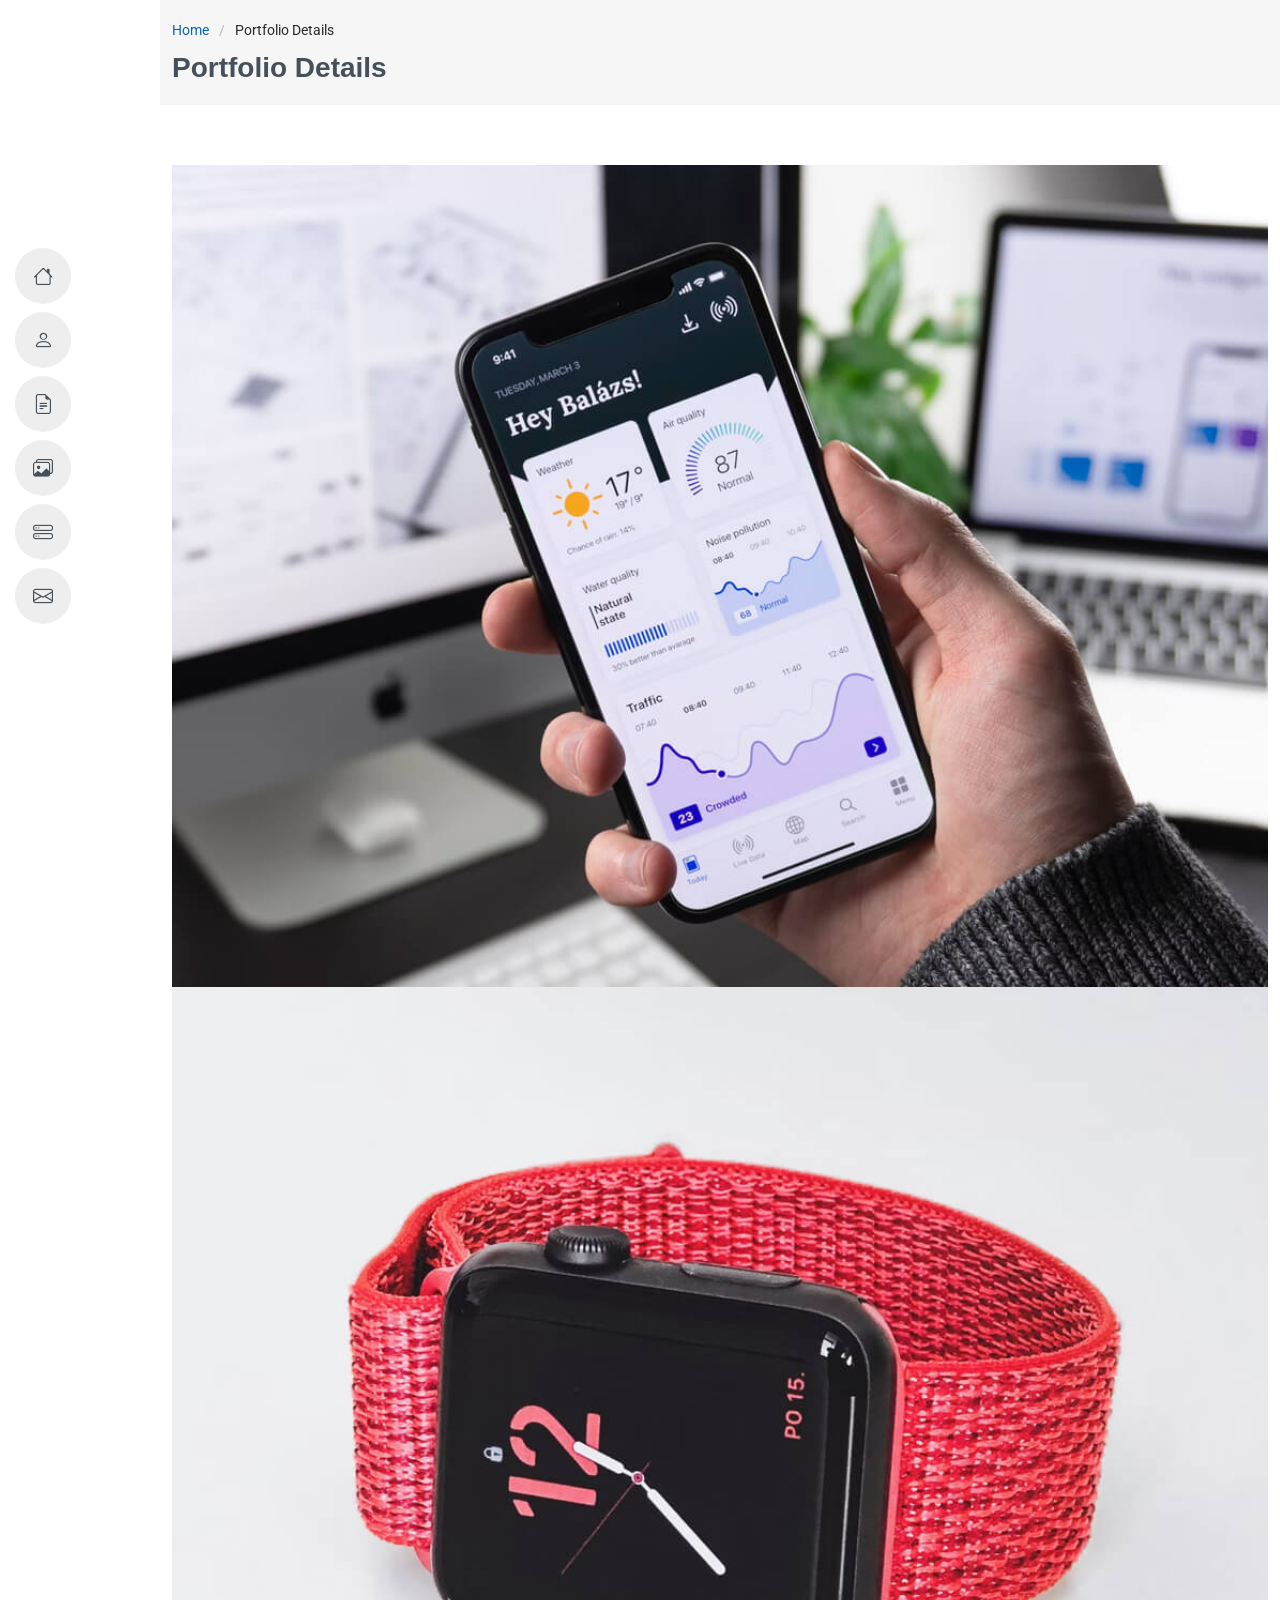
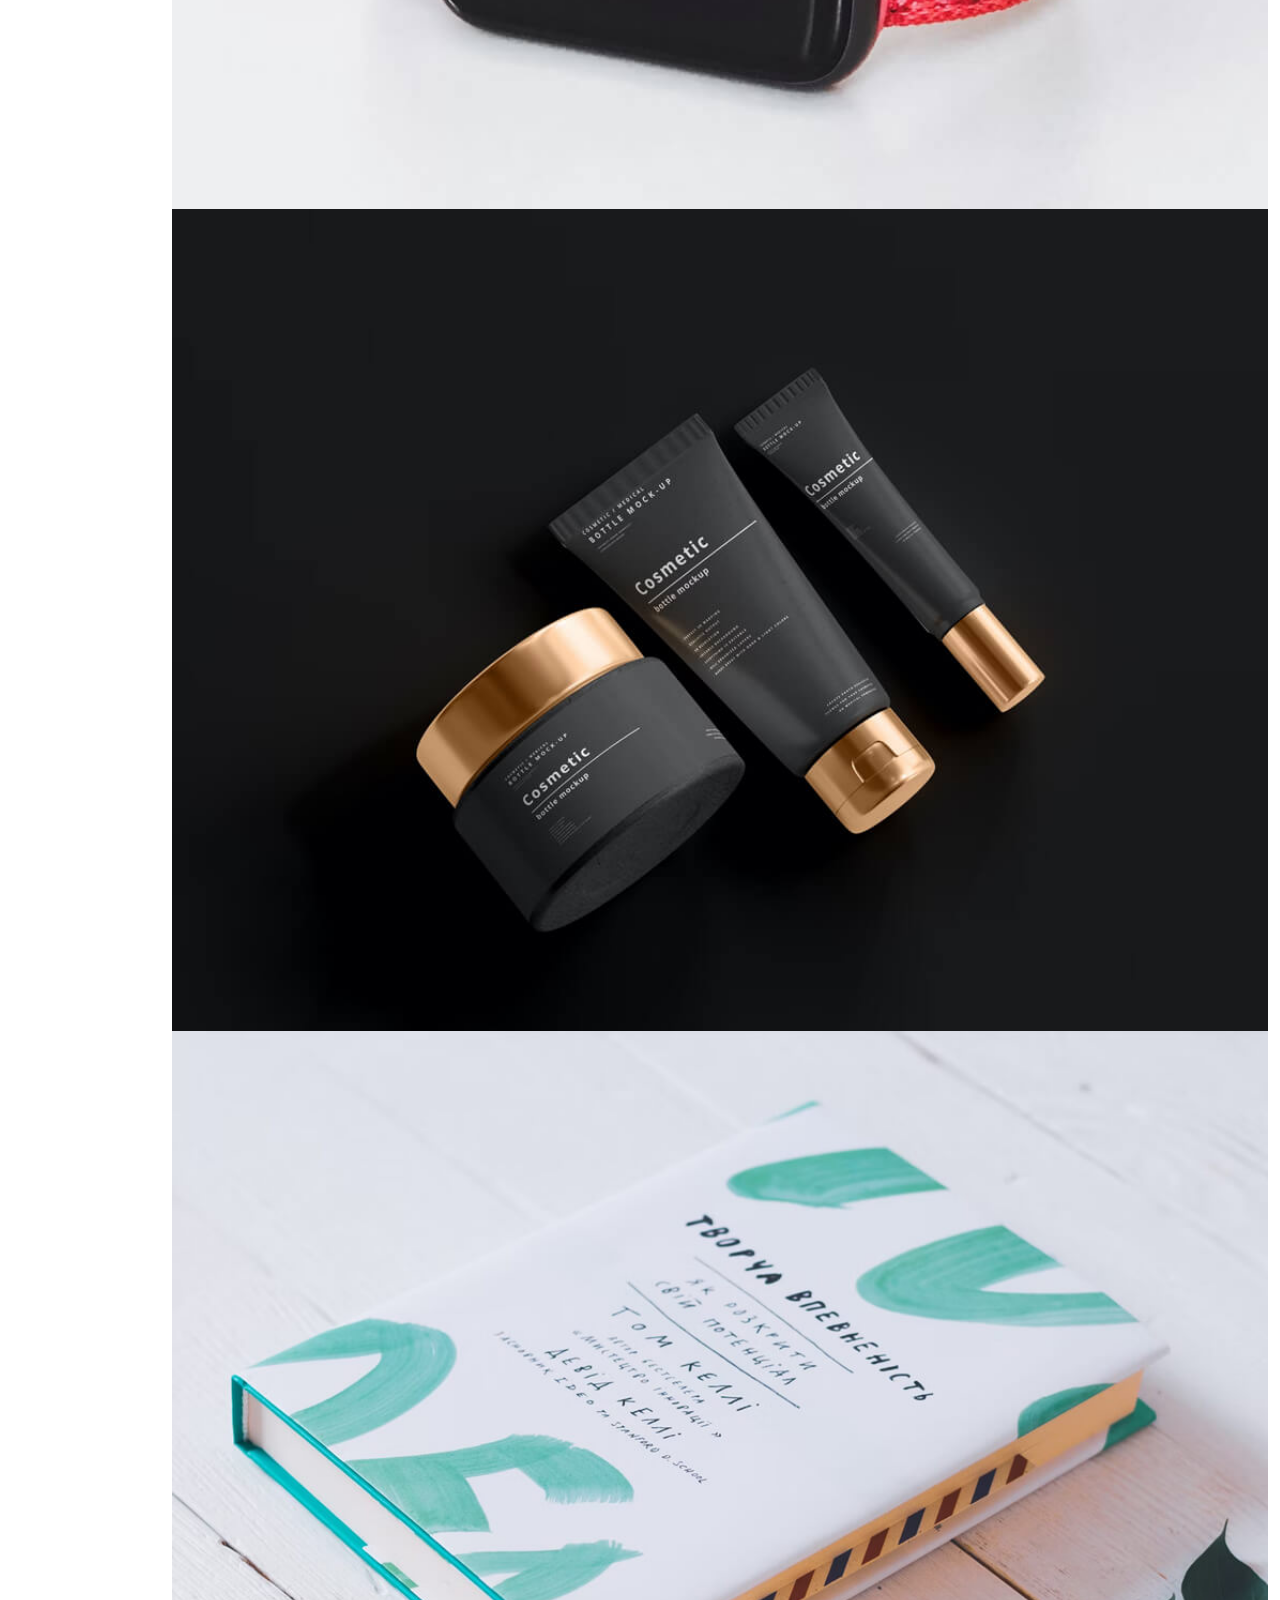
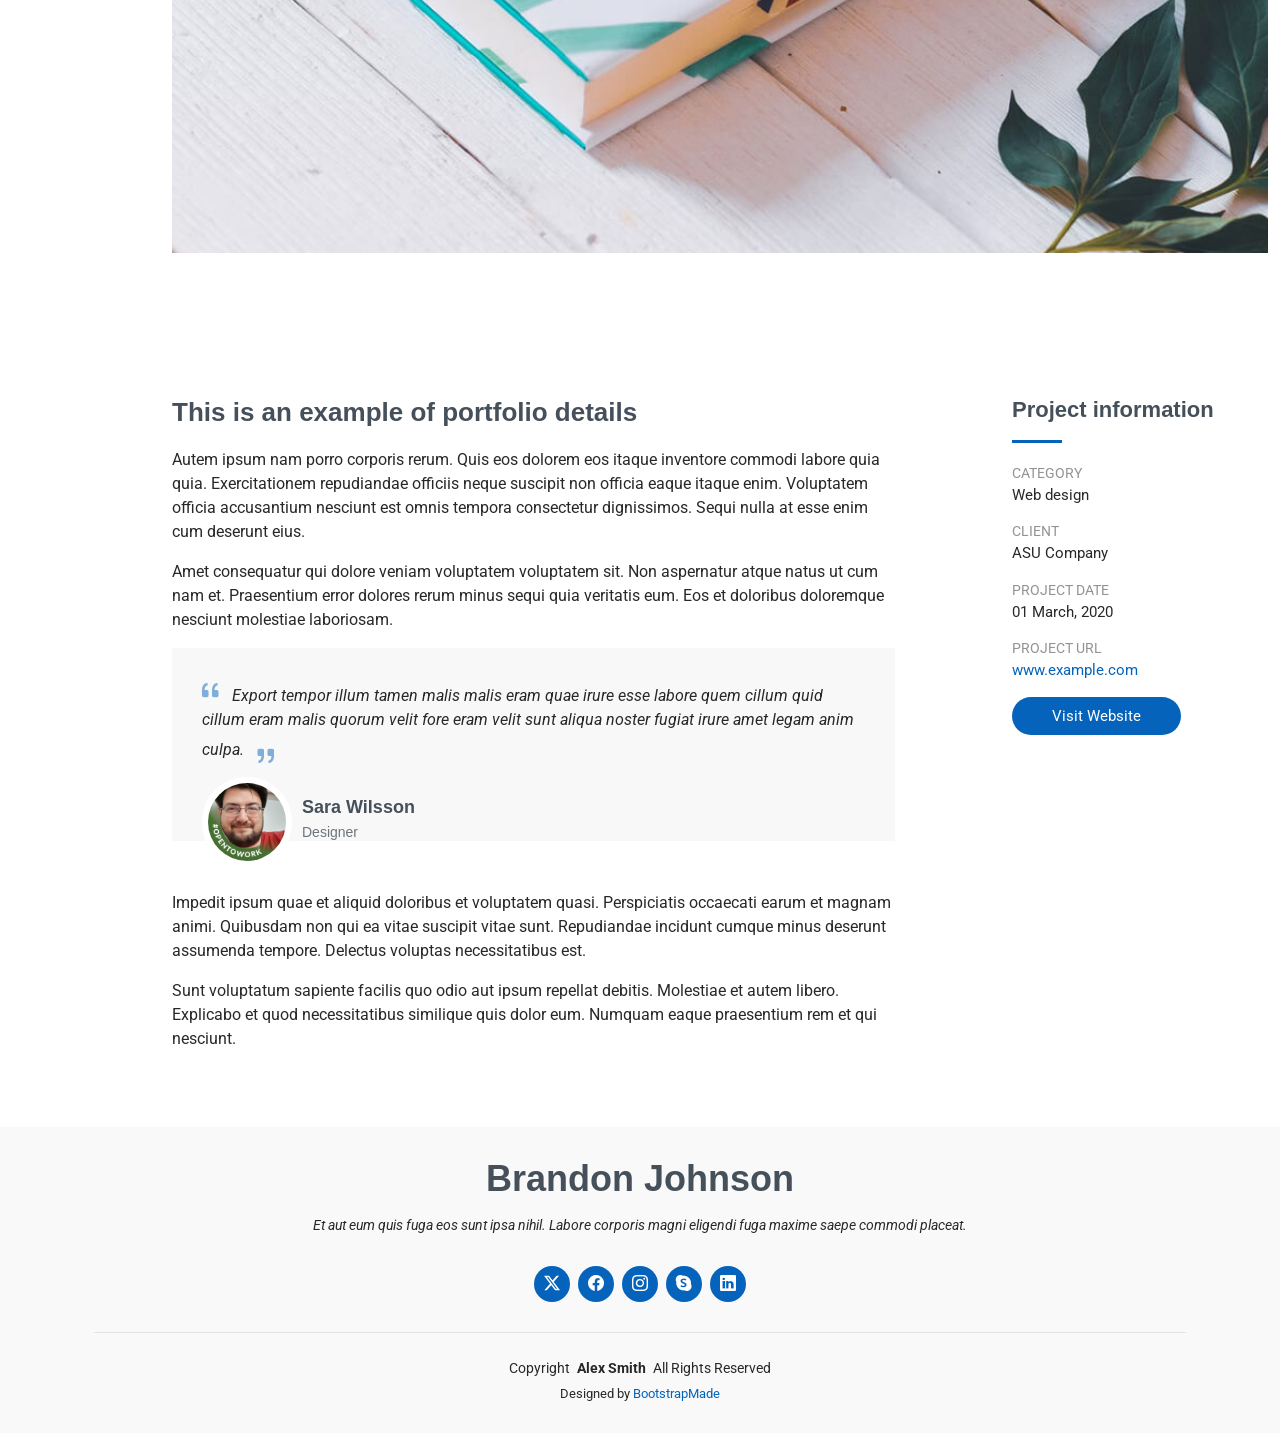
<file: portfolio-details.html>
<!DOCTYPE html>
<html lang="en">

<head>
  <meta charset="utf-8">
  <meta content="width=device-width, initial-scale=1.0" name="viewport">
  <title>Portfolio Details - MyResume Bootstrap Template</title>
  <meta content="" name="description">
  <meta content="" name="keywords">

  <!-- Favicons -->
  <link href="assets/img/favicon.png" rel="icon">
  <link href="assets/img/apple-touch-icon.png" rel="apple-touch-icon">

  <!-- Fonts -->
  <link href="https://fonts.googleapis.com" rel="preconnect">
  <link href="https://fonts.gstatic.com" rel="preconnect" crossorigin>
  <link href="https://fonts.googleapis.com/css2?family=Roboto:ital,wght@0,100;0,300;0,400;0,500;0,700;0,900&family=Poppins:ital,wght@0,100;0,200;0,300;0,400;0,500;0,600;0,700;0,800;0,900&display=swap" rel="stylesheet">

  <!-- Vendor CSS Files -->
  <link href="assets/vendor/bootstrap/css/bootstrap.min.css" rel="stylesheet">
  <link href="assets/vendor/bootstrap-icons/bootstrap-icons.css" rel="stylesheet">
  <link href="assets/css/main.css" rel="stylesheet">

  <!-- =======================================================
  * Template Name: MyResume
  * Template URL: https://bootstrapmade.com/free-html-bootstrap-template-my-resume/
  * Updated: Jun 29 2024 with Bootstrap v5.3.3
  * Author: BootstrapMade.com
  * License: https://bootstrapmade.com/license/
  ======================================================== -->
</head>

<body class="portfolio-details-page">

  <header id="header" class="header d-flex flex-column justify-content-center">

    <i class="header-toggle d-xl-none bi bi-list"></i>

    <nav id="navmenu" class="navmenu">
      <ul>
        <li><a href="#hero"><i class="bi bi-house navicon"></i><span>Home</span></a></li>
        <li><a href="#about"><i class="bi bi-person navicon"></i><span>About</span></a></li>
        <li><a href="#resume"><i class="bi bi-file-earmark-text navicon"></i><span>Resume</span></a></li>
        <li><a href="#portfolio"><i class="bi bi-images navicon"></i><span>Portfolio</span></a></li>
        <li><a href="#services"><i class="bi bi-hdd-stack navicon"></i><span>Services</span></a></li>
        <li><a href="#contact"><i class="bi bi-envelope navicon"></i><span>Contact</span></a></li>
      </ul>
    </nav>

  </header>

  <main class="main">

    <!-- Page Title -->
    <div class="page-title" data-aos="fade">
      <div class="container">
        <nav class="breadcrumbs">
          <ol>
            <li><a href="index.html">Home</a></li>
            <li class="current">Portfolio Details</li>
          </ol>
        </nav>
        <h1>Portfolio Details</h1>
      </div>
    </div><!-- End Page Title -->

    <!-- Portfolio Details Section -->
    <section id="portfolio-details" class="portfolio-details section">

      <div class="container" data-aos="fade-up">

        <div class="portfolio-details-slider swiper init-swiper">
          <script type="application/json" class="swiper-config">
            {
              "loop": true,
              "speed": 600,
              "autoplay": {
                "delay": 5000
              },
              "slidesPerView": "auto",
              "navigation": {
                "nextEl": ".swiper-button-next",
                "prevEl": ".swiper-button-prev"
              },
              "pagination": {
                "el": ".swiper-pagination",
                "type": "bullets",
                "clickable": true
              }
            }
          </script>
          <div class="swiper-wrapper align-items-center">

            <div class="swiper-slide">
              <img src="assets/img/portfolio/app-1.jpg" alt="">
            </div>

            <div class="swiper-slide">
              <img src="assets/img/portfolio/product-1.jpg" alt="">
            </div>

            <div class="swiper-slide">
              <img src="assets/img/portfolio/branding-1.jpg" alt="">
            </div>

            <div class="swiper-slide">
              <img src="assets/img/portfolio/books-1.jpg" alt="">
            </div>

          </div>
          <div class="swiper-button-prev"></div>
          <div class="swiper-button-next"></div>
          <div class="swiper-pagination"></div>
        </div>

        <div class="row justify-content-between gy-4 mt-4">

          <div class="col-lg-8" data-aos="fade-up">
            <div class="portfolio-description">
              <h2>This is an example of portfolio details</h2>
              <p>
                Autem ipsum nam porro corporis rerum. Quis eos dolorem eos itaque inventore commodi labore quia quia. Exercitationem repudiandae officiis neque suscipit non officia eaque itaque enim. Voluptatem officia accusantium nesciunt est omnis tempora consectetur dignissimos. Sequi nulla at esse enim cum deserunt eius.
              </p>
              <p>
                Amet consequatur qui dolore veniam voluptatem voluptatem sit. Non aspernatur atque natus ut cum nam et. Praesentium error dolores rerum minus sequi quia veritatis eum. Eos et doloribus doloremque nesciunt molestiae laboriosam.
              </p>

              <div class="testimonial-item">
                <p>
                  <i class="bi bi-quote quote-icon-left"></i>
                  <span>Export tempor illum tamen malis malis eram quae irure esse labore quem cillum quid cillum eram malis quorum velit fore eram velit sunt aliqua noster fugiat irure amet legam anim culpa.</span>
                  <i class="bi bi-quote quote-icon-right"></i>
                </p>
                <div>
                  <img src="assets/img/testimonials/testimonials-2.jpg" class="testimonial-img" alt="">
                  <h3>Sara Wilsson</h3>
                  <h4>Designer</h4>
                </div>
              </div>

              <p>
                Impedit ipsum quae et aliquid doloribus et voluptatem quasi. Perspiciatis occaecati earum et magnam animi. Quibusdam non qui ea vitae suscipit vitae sunt. Repudiandae incidunt cumque minus deserunt assumenda tempore. Delectus voluptas necessitatibus est.
              </p>

              <p>
                Sunt voluptatum sapiente facilis quo odio aut ipsum repellat debitis. Molestiae et autem libero. Explicabo et quod necessitatibus similique quis dolor eum. Numquam eaque praesentium rem et qui nesciunt.
              </p>

            </div>
          </div>

          <div class="col-lg-3" data-aos="fade-up" data-aos-delay="100">
            <div class="portfolio-info">
              <h3>Project information</h3>
              <ul>
                <li><strong>Category</strong> Web design</li>
                <li><strong>Client</strong> ASU Company</li>
                <li><strong>Project date</strong> 01 March, 2020</li>
                <li><strong>Project URL</strong> <a href="#">www.example.com</a></li>
                <li><a href="#" class="btn-visit align-self-start">Visit Website</a></li>
              </ul>
            </div>
          </div>

        </div>

      </div>

    </section><!-- /Portfolio Details Section -->

  </main>

  <footer id="footer" class="footer position-relative light-background">
    <div class="container">
      <h3 class="sitename">Brandon Johnson</h3>
      <p>Et aut eum quis fuga eos sunt ipsa nihil. Labore corporis magni eligendi fuga maxime saepe commodi placeat.</p>
      <div class="social-links d-flex justify-content-center">
        <a href=""><i class="bi bi-twitter-x"></i></a>
        <a href=""><i class="bi bi-facebook"></i></a>
        <a href=""><i class="bi bi-instagram"></i></a>
        <a href=""><i class="bi bi-skype"></i></a>
        <a href=""><i class="bi bi-linkedin"></i></a>
      </div>
      <div class="container">
        <div class="copyright">
          <span>Copyright</span> <strong class="px-1 sitename">Alex Smith</strong> <span>All Rights Reserved</span>
        </div>
        <div class="credits">
          Designed by <a href="https://bootstrapmade.com/">BootstrapMade</a>
        </div>
      </div>
    </div>
  </footer>

  <!-- Scroll Top -->
  <a href="#" id="scroll-top" class="scroll-top d-flex align-items-center justify-content-center"><i class="bi bi-arrow-up-short"></i></a>

  <!-- Vendor JS Files -->
  <script src="assets/vendor/bootstrap/js/bootstrap.bundle.min.js"></script>
  <!-- Main JS File -->
  <script src="assets/js/main.js"></script>

</body>

</html>
</file>
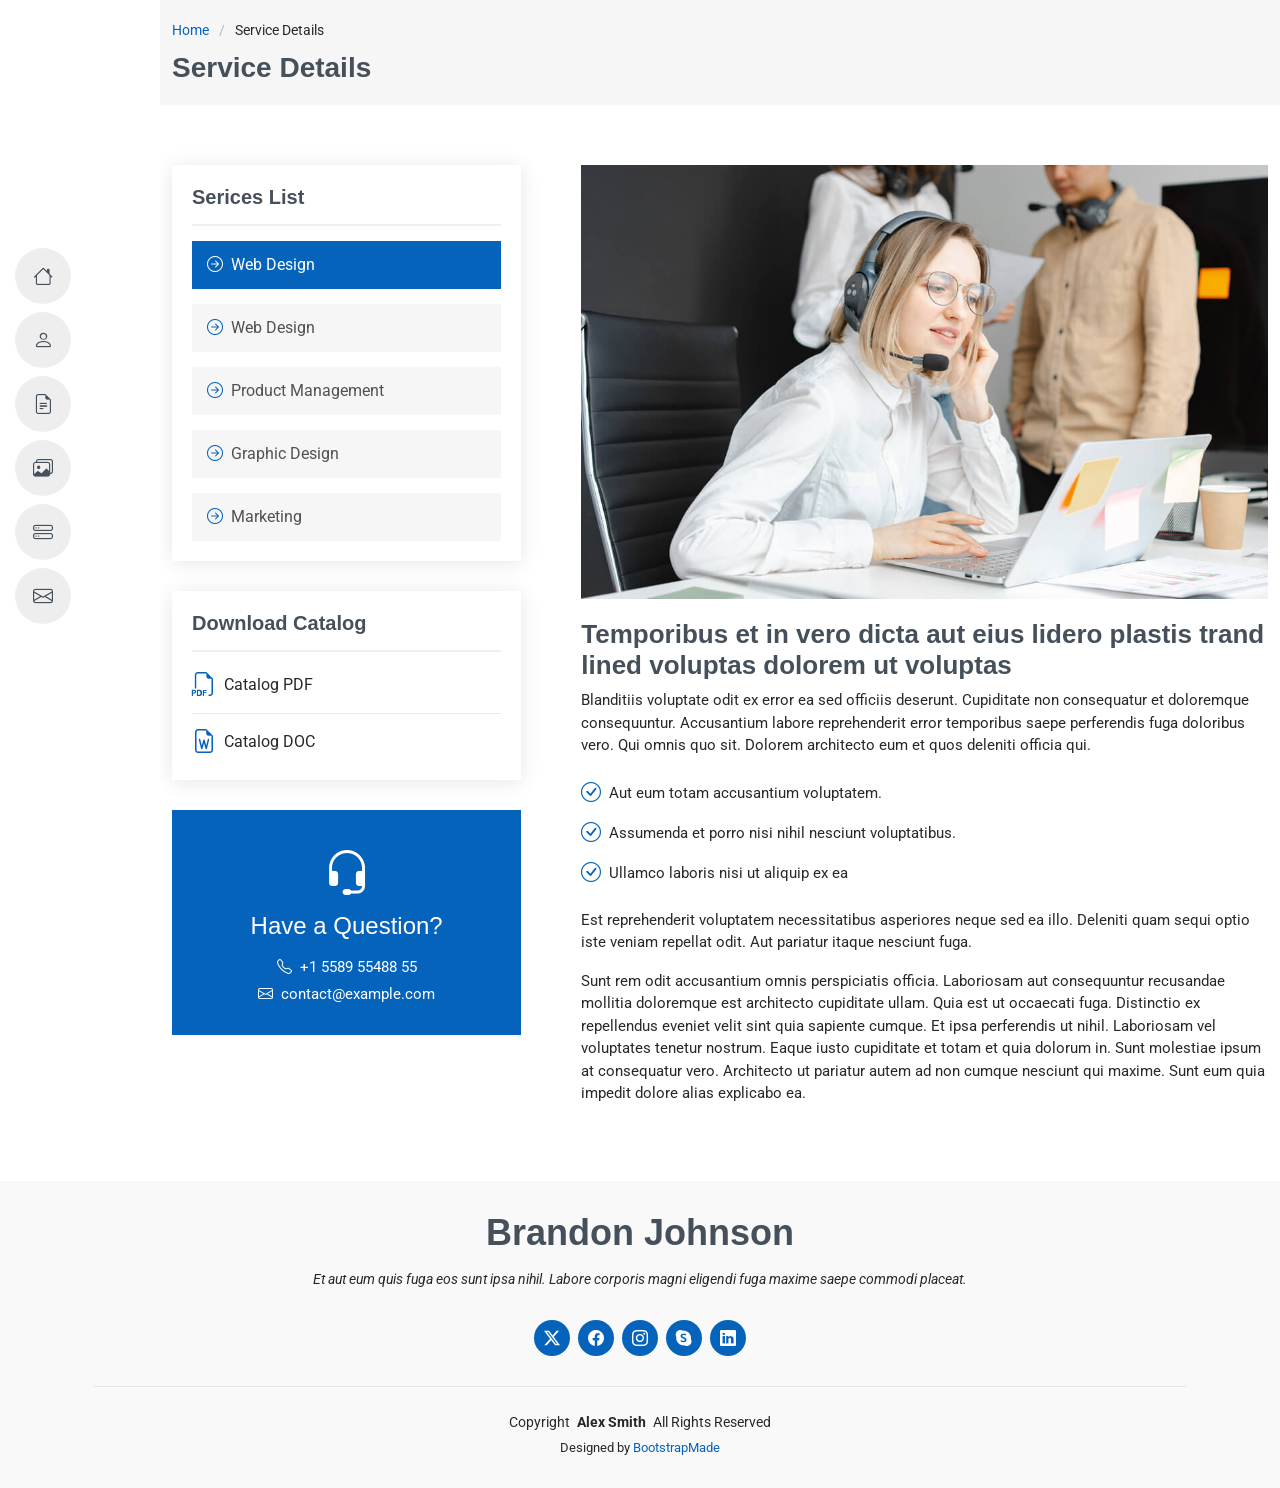
<file: service-details.html>
<!DOCTYPE html>
<html lang="en">

<head>
  <meta charset="utf-8">
  <meta content="width=device-width, initial-scale=1.0" name="viewport">
  <title>Service Details - MyResume Bootstrap Template</title>
  <meta content="" name="description">
  <meta content="" name="keywords">

  <!-- Favicons -->
  <link href="assets/img/favicon.png" rel="icon">
  <link href="assets/img/apple-touch-icon.png" rel="apple-touch-icon">

  <!-- Fonts -->
  <link href="https://fonts.googleapis.com" rel="preconnect">
  <link href="https://fonts.gstatic.com" rel="preconnect" crossorigin>
  <link href="https://fonts.googleapis.com/css2?family=Roboto:ital,wght@0,100;0,300;0,400;0,500;0,700;0,900&family=Poppins:ital,wght@0,100;0,200;0,300;0,400;0,500;0,600;0,700;0,800;0,900&display=swap" rel="stylesheet">

  <!-- Vendor CSS Files -->
  <link href="assets/vendor/bootstrap/css/bootstrap.min.css" rel="stylesheet">
  <link href="assets/vendor/bootstrap-icons/bootstrap-icons.css" rel="stylesheet">
  <link href="assets/css/main.css" rel="stylesheet">

</head>

<body class="service-details-page">

  <header id="header" class="header d-flex flex-column justify-content-center">

    <i class="header-toggle d-xl-none bi bi-list"></i>

    <nav id="navmenu" class="navmenu">
      <ul>
        <li><a href="#hero"><i class="bi bi-house navicon"></i><span>Home</span></a></li>
        <li><a href="#about"><i class="bi bi-person navicon"></i><span>About</span></a></li>
        <li><a href="#resume"><i class="bi bi-file-earmark-text navicon"></i><span>Resume</span></a></li>
        <li><a href="#portfolio"><i class="bi bi-images navicon"></i><span>Portfolio</span></a></li>
        <li><a href="#services"><i class="bi bi-hdd-stack navicon"></i><span>Services</span></a></li>
        <li><a href="#contact"><i class="bi bi-envelope navicon"></i><span>Contact</span></a></li>
      </ul>
    </nav>

  </header>

  <main class="main">

    <!-- Page Title -->
    <div class="page-title" data-aos="fade">
      <div class="container">
        <nav class="breadcrumbs">
          <ol>
            <li><a href="index.html">Home</a></li>
            <li class="current">Service Details</li>
          </ol>
        </nav>
        <h1>Service Details</h1>
      </div>
    </div><!-- End Page Title -->

    <!-- Service Details Section -->
    <section id="service-details" class="service-details section">

      <div class="container">

        <div class="row gy-5">

          <div class="col-lg-4" data-aos="fade-up" data-aos-delay="100">

            <div class="service-box">
              <h4>Serices List</h4>
              <div class="services-list">
                <a href="#" class="active"><i class="bi bi-arrow-right-circle"></i><span>Web Design</span></a>
                <a href="#"><i class="bi bi-arrow-right-circle"></i><span>Web Design</span></a>
                <a href="#"><i class="bi bi-arrow-right-circle"></i><span>Product Management</span></a>
                <a href="#"><i class="bi bi-arrow-right-circle"></i><span>Graphic Design</span></a>
                <a href="#"><i class="bi bi-arrow-right-circle"></i><span>Marketing</span></a>
              </div>
            </div><!-- End Services List -->

            <div class="service-box">
              <h4>Download Catalog</h4>
              <div class="download-catalog">
                <a href="#"><i class="bi bi-filetype-pdf"></i><span>Catalog PDF</span></a>
                <a href="#"><i class="bi bi-file-earmark-word"></i><span>Catalog DOC</span></a>
              </div>
            </div><!-- End Services List -->

            <div class="help-box d-flex flex-column justify-content-center align-items-center">
              <i class="bi bi-headset help-icon"></i>
              <h4>Have a Question?</h4>
              <p class="d-flex align-items-center mt-2 mb-0"><i class="bi bi-telephone me-2"></i> <span>+1 5589 55488 55</span></p>
              <p class="d-flex align-items-center mt-1 mb-0"><i class="bi bi-envelope me-2"></i> <a href="mailto:contact@example.com">contact@example.com</a></p>
            </div>

          </div>

          <div class="col-lg-8 ps-lg-5" data-aos="fade-up" data-aos-delay="200">
            <img src="assets/img/services.jpg" alt="" class="img-fluid services-img">
            <h3>Temporibus et in vero dicta aut eius lidero plastis trand lined voluptas dolorem ut voluptas</h3>
            <p>
              Blanditiis voluptate odit ex error ea sed officiis deserunt. Cupiditate non consequatur et doloremque consequuntur. Accusantium labore reprehenderit error temporibus saepe perferendis fuga doloribus vero. Qui omnis quo sit. Dolorem architecto eum et quos deleniti officia qui.
            </p>
            <ul>
              <li><i class="bi bi-check-circle"></i> <span>Aut eum totam accusantium voluptatem.</span></li>
              <li><i class="bi bi-check-circle"></i> <span>Assumenda et porro nisi nihil nesciunt voluptatibus.</span></li>
              <li><i class="bi bi-check-circle"></i> <span>Ullamco laboris nisi ut aliquip ex ea</span></li>
            </ul>
            <p>
              Est reprehenderit voluptatem necessitatibus asperiores neque sed ea illo. Deleniti quam sequi optio iste veniam repellat odit. Aut pariatur itaque nesciunt fuga.
            </p>
            <p>
              Sunt rem odit accusantium omnis perspiciatis officia. Laboriosam aut consequuntur recusandae mollitia doloremque est architecto cupiditate ullam. Quia est ut occaecati fuga. Distinctio ex repellendus eveniet velit sint quia sapiente cumque. Et ipsa perferendis ut nihil. Laboriosam vel voluptates tenetur nostrum. Eaque iusto cupiditate et totam et quia dolorum in. Sunt molestiae ipsum at consequatur vero. Architecto ut pariatur autem ad non cumque nesciunt qui maxime. Sunt eum quia impedit dolore alias explicabo ea.
            </p>
          </div>

        </div>

      </div>

    </section><!-- /Service Details Section -->

  </main>

  <footer id="footer" class="footer position-relative light-background">
    <div class="container">
      <h3 class="sitename">Brandon Johnson</h3>
      <p>Et aut eum quis fuga eos sunt ipsa nihil. Labore corporis magni eligendi fuga maxime saepe commodi placeat.</p>
      <div class="social-links d-flex justify-content-center">
        <a href=""><i class="bi bi-twitter-x"></i></a>
        <a href=""><i class="bi bi-facebook"></i></a>
        <a href=""><i class="bi bi-instagram"></i></a>
        <a href=""><i class="bi bi-skype"></i></a>
        <a href=""><i class="bi bi-linkedin"></i></a>
      </div>
      <div class="container">
        <div class="copyright">
          <span>Copyright</span> <strong class="px-1 sitename">Alex Smith</strong> <span>All Rights Reserved</span>
        </div>
        <div class="credits">
          Designed by <a href="https://bootstrapmade.com/">BootstrapMade</a>
        </div>
      </div>
    </div>
  </footer>

  <!-- Scroll Top -->
  <a href="#" id="scroll-top" class="scroll-top d-flex align-items-center justify-content-center"><i class="bi bi-arrow-up-short"></i></a>

  <!-- Vendor JS Files -->
  <script src="assets/vendor/bootstrap/js/bootstrap.bundle.min.js"></script>

  <!-- Main JS File -->
  <script src="assets/js/main.js"></script>

</body>

</html>
</file>
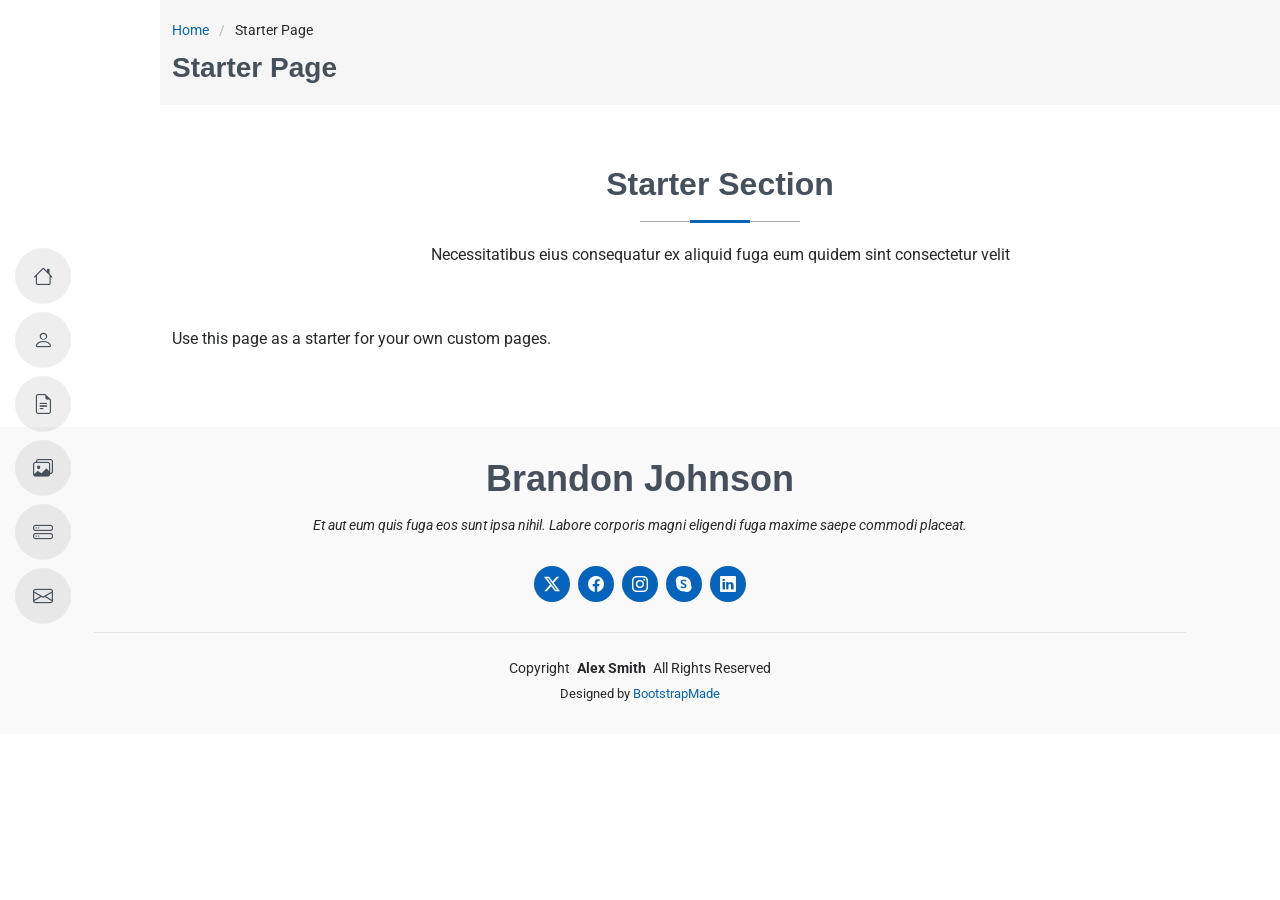
<file: starter-page.html>
<!DOCTYPE html>
<html lang="en">

<head>
  <meta charset="utf-8">
  <meta content="width=device-width, initial-scale=1.0" name="viewport">
  <title>Starter Page - MyResume Bootstrap Template</title>
  <meta content="" name="description">
  <meta content="" name="keywords">

  <!-- Favicons -->
  <link href="assets/img/favicon.png" rel="icon">
  <link href="assets/img/apple-touch-icon.png" rel="apple-touch-icon">

  <!-- Fonts -->
  <link href="https://fonts.googleapis.com" rel="preconnect">
  <link href="https://fonts.gstatic.com" rel="preconnect" crossorigin>
  <link href="https://fonts.googleapis.com/css2?family=Roboto:ital,wght@0,100;0,300;0,400;0,500;0,700;0,900&display=swap" rel="stylesheet">

  <!-- Vendor CSS Files -->
  <link href="assets/vendor/bootstrap/css/bootstrap.min.css" rel="stylesheet">
  <link href="assets/vendor/bootstrap-icons/bootstrap-icons.css" rel="stylesheet">
  <link href="assets/css/main.css" rel="stylesheet">

  <!-- =======================================================
  * Template Name: MyResume
  * Template URL: https://bootstrapmade.com/free-html-bootstrap-template-my-resume/
  * Updated: Jun 29 2024 with Bootstrap v5.3.3
  * Author: BootstrapMade.com
  * License: https://bootstrapmade.com/license/
  ======================================================== -->
</head>

<body class="starter-page-page">

  <header id="header" class="header d-flex flex-column justify-content-center">

    <i class="header-toggle d-xl-none bi bi-list"></i>

    <nav id="navmenu" class="navmenu">
      <ul>
        <li><a href="#hero"><i class="bi bi-house navicon"></i><span>Home</span></a></li>
        <li><a href="#about"><i class="bi bi-person navicon"></i><span>About</span></a></li>
        <li><a href="#resume"><i class="bi bi-file-earmark-text navicon"></i><span>Resume</span></a></li>
        <li><a href="#portfolio"><i class="bi bi-images navicon"></i><span>Portfolio</span></a></li>
        <li><a href="#services"><i class="bi bi-hdd-stack navicon"></i><span>Services</span></a></li>
        <li><a href="#contact"><i class="bi bi-envelope navicon"></i><span>Contact</span></a></li>
      </ul>
    </nav>

  </header>

  <main class="main">

    <!-- Page Title -->
    <div class="page-title" data-aos="fade">
      <div class="container">
        <nav class="breadcrumbs">
          <ol>
            <li><a href="index.html">Home</a></li>
            <li class="current">Starter Page</li>
          </ol>
        </nav>
        <h1>Starter Page</h1>
      </div>
    </div><!-- End Page Title -->

    <!-- Starter Section Section -->
    <section id="starter-section" class="starter-section section">

      <!-- Section Title -->
      <div class="container section-title" data-aos="fade-up">
        <h2>Starter Section</h2>
        <p>Necessitatibus eius consequatur ex aliquid fuga eum quidem sint consectetur velit</p>
      </div><!-- End Section Title -->

      <div class="container" data-aos="fade-up">
        <p>Use this page as a starter for your own custom pages.</p>
      </div>

    </section><!-- /Starter Section Section -->

  </main>

  <footer id="footer" class="footer position-relative light-background">
    <div class="container">
      <h3 class="sitename">Brandon Johnson</h3>
      <p>Et aut eum quis fuga eos sunt ipsa nihil. Labore corporis magni eligendi fuga maxime saepe commodi placeat.</p>
      <div class="social-links d-flex justify-content-center">
        <a href=""><i class="bi bi-twitter-x"></i></a>
        <a href=""><i class="bi bi-facebook"></i></a>
        <a href=""><i class="bi bi-instagram"></i></a>
        <a href=""><i class="bi bi-skype"></i></a>
        <a href=""><i class="bi bi-linkedin"></i></a>
      </div>
      <div class="container">
        <div class="copyright">
          <span>Copyright</span> <strong class="px-1 sitename">Alex Smith</strong> <span>All Rights Reserved</span>
        </div>
        <div class="credits">
          <!-- All the links in the footer should remain intact. -->
          <!-- You can delete the links only if you've purchased the pro version. -->
          <!-- Licensing information: https://bootstrapmade.com/license/ -->
          <!-- Purchase the pro version with working PHP/AJAX contact form: [buy-url] -->
          Designed by <a href="https://bootstrapmade.com/">BootstrapMade</a>
        </div>
      </div>
    </div>
  </footer>

  <!-- Scroll Top -->
  <a href="#" id="scroll-top" class="scroll-top d-flex align-items-center justify-content-center"><i class="bi bi-arrow-up-short"></i></a>

  <!-- Vendor JS Files -->
  <script src="assets/vendor/bootstrap/js/bootstrap.bundle.min.js"></script>
  <!-- Main JS File -->
  <script src="assets/js/main.js"></script>

</body>

</html>
</file>
<file: assets/css/main.css>
/**
* Template Name: MyResume
* Template URL: https://bootstrapmade.com/free-html-bootstrap-template-my-resume/
* Updated: Jun 29 2024 with Bootstrap v5.3.3
* Author: BootstrapMade.com
* License: https://bootstrapmade.com/license/
*/

/*--------------------------------------------------------------
# Font & Color Variables
# Help: https://bootstrapmade.com/color-system/
--------------------------------------------------------------*/
/* Fonts */
:root {
  --default-font: "Roboto",  system-ui, -apple-system, "Segoe UI", Roboto, "Helvetica Neue", Arial, "Noto Sans", "Liberation Sans", sans-serif, "Apple Color Emoji", "Segoe UI Emoji", "Segoe UI Symbol", "Noto Color Emoji";
  --heading-font: "Raleway",  sans-serif;
  --nav-font: "Poppins",  sans-serif;
}

/* Global Colors - The following color variables are used throughout the website. Updating them here will change the color scheme of the entire website */
:root { 
  --background-color: #ffffff; /* Background color for the entire website, including individual sections */
  --default-color: #272829; /* Default color used for the majority of the text content across the entire website */
  --heading-color: #45505b; /* Color for headings, subheadings and title throughout the website */
  --accent-color: #0563bb; /* Accent color that represents your brand on the website. It's used for buttons, links, and other elements that need to stand out */
  --surface-color: #ffffff; /* The surface color is used as a background of boxed elements within sections, such as cards, icon boxes, or other elements that require a visual separation from the global background. */
  --contrast-color: #ffffff; /* Contrast color for text, ensuring readability against backgrounds of accent, heading, or default colors. */
}

/* Nav Menu Colors - The following color variables are used specifically for the navigation menu. They are separate from the global colors to allow for more customization options */
:root {
  --nav-color: #45505b;  /* The default color of the main navmenu links */
  --nav-hover-color: #0563bb; /* Applied to main navmenu links when they are hovered over or active */
  --nav-mobile-background-color: #ffffff; /* Used as the background color for mobile navigation menu */
  --nav-dropdown-background-color: #ffffff; /* Used as the background color for dropdown items that appear when hovering over primary navigation items */
  --nav-dropdown-color: #212529; /* Used for navigation links of the dropdown items in the navigation menu. */
  --nav-dropdown-hover-color: #0563bb; /* Similar to --nav-hover-color, this color is applied to dropdown navigation links when they are hovered over. */
}

/* Color Presets - These classes override global colors when applied to any section or element, providing reuse of the sam color scheme. */

.light-background {
  --background-color: #f9f9f9;
  --surface-color: #ffffff;
}

.dark-background {
  --background-color: #060606;
  --default-color: #ffffff;
  --heading-color: #ffffff;
  --surface-color: #252525;
  --contrast-color: #ffffff;
}

/* Smooth scroll */
:root {
  scroll-behavior: smooth;
}

/*--------------------------------------------------------------
# General Styling & Shared Classes
--------------------------------------------------------------*/
body {
  color: var(--default-color);
  background-color: var(--background-color);
  font-family: var(--default-font);
}

a {
  color: var(--accent-color);
  text-decoration: none;
  transition: 0.3s;
}

a:hover {
  color: color-mix(in srgb, var(--accent-color), transparent 25%);
  text-decoration: none;
}

h1,
h2,
h3,
h4,
h5,
h6 {
  color: var(--heading-color);
  font-family: var(--heading-font);
}

/* PHP Email Form Messages
------------------------------*/
.php-email-form .error-message {
  display: none;
  background: #df1529;
  color: #ffffff;
  text-align: left;
  padding: 15px;
  margin-bottom: 24px;
  font-weight: 600;
}

.php-email-form .sent-message {
  display: none;
  color: #ffffff;
  background: #059652;
  text-align: center;
  padding: 15px;
  margin-bottom: 24px;
  font-weight: 600;
}

.php-email-form .loading {
  display: none;
  background: var(--surface-color);
  text-align: center;
  padding: 15px;
  margin-bottom: 24px;
}

.php-email-form .loading:before {
  content: "";
  display: inline-block;
  border-radius: 50%;
  width: 24px;
  height: 24px;
  margin: 0 10px -6px 0;
  border: 3px solid var(--accent-color);
  border-top-color: var(--surface-color);
  animation: php-email-form-loading 1s linear infinite;
}

@keyframes php-email-form-loading {
  0% {
    transform: rotate(0deg);
  }

  100% {
    transform: rotate(360deg);
  }
}

/*--------------------------------------------------------------
# Global Header
--------------------------------------------------------------*/
.header {
  color: var(--default-color);
  position: fixed;
  top: 0;
  left: 0;
  bottom: 0;
  padding: 0 15px;
  transition: all ease-in-out 0.3s;
  overflow-y: auto;
  z-index: 997;
  min-width: 200px;
}

@media (max-width: 1199px) {
  .header {
    background-color: var(--background-color);
    border-right: 1px solid color-mix(in srgb, var(--default-color), transparent 90%);
    width: 300px;
    left: -100%;
  }
}

@media (min-width: 1200px) and (max-width: 1600px) {
  .header~main {
    margin-left: 160px;
  }

  .header~main .hero {
    margin-left: -160px;
    width: 100vw;
  }
}

.header.header-show {
  left: 0;
}

.header .header-toggle {
  color: var(--contrast-color);
  background-color: var(--accent-color);
  font-size: 22px;
  display: flex;
  align-items: center;
  justify-content: center;
  width: 40px;
  height: 40px;
  border-radius: 50%;
  cursor: pointer;
  position: fixed;
  top: 15px;
  right: 15px;
  z-index: 9999;
  transition: background-color 0.3s;
}

.header .header-toggle:hover {
  color: var(--contrast-color);
  background-color: color-mix(in srgb, var(--accent-color) 90%, white 15%);
}

/*--------------------------------------------------------------
# Navigation Menu
--------------------------------------------------------------*/
.navmenu {
  padding: 0;
  z-index: 9997;
}

.navmenu ul {
  list-style: none;
  padding: 0 0 20px 0;
  margin: 0;
  width: 140px;
}

.navmenu a,
.navmenu a:focus {
  color: var(--nav-color);
  font-family: var(--nav-font);
  display: flex;
  align-items: center;
  padding: 10px 18px;
  margin-bottom: 8px;
  font-size: 15px;
  border-radius: 50px;
  background: color-mix(in srgb, var(--default-color), transparent 92%);
  height: 56px;
  width: 100%;
  overflow: hidden;
  transition: 0.3s;
}

.navmenu a i,
.navmenu a:focus i {
  font-size: 20px;
}

.navmenu a span,
.navmenu a:focus span {
  padding: 0 5px 0 7px;
}

@media (min-width: 992px) {

  .navmenu a,
  .navmenu a:focus {
    max-width: 56px;
  }

  .navmenu a span,
  .navmenu a:focus span {
    display: none;
  }
}

.navmenu a:hover,
.navmenu .active,
.navmenu .active:focus,
.navmenu li:hover>a {
  color: var(--contrast-color);
  background: var(--nav-hover-color);
}

.navmenu a:hover,
.navmenu li:hover>a {
  max-width: 100%;
  color: var(--contrast-color);
}

.navmenu a:hover span,
.navmenu li:hover>a span {
  display: block;
}

/*--------------------------------------------------------------
# Global Footer
--------------------------------------------------------------*/
.footer {
  color: var(--default-color);
  background-color: var(--background-color);
  font-size: 14px;
  text-align: center;
  padding: 30px 0;
  position: relative;
}

.footer h3 {
  font-size: 36px;
  font-weight: 700;
  position: relative;
  padding: 0;
  margin: 0 0 15px 0;
}

.footer p {
  font-size: 15;
  font-style: italic;
  padding: 0;
  margin: 0 0 30px 0;
}

.footer .social-links {
  margin: 0 0 30px 0;
}

.footer .social-links a {
  font-size: 16px;
  display: flex;
  align-items: center;
  justify-content: center;
  background: var(--accent-color);
  color: var(--contrast-color);
  line-height: 1;
  margin: 0 4px;
  border-radius: 50%;
  text-align: center;
  width: 36px;
  height: 36px;
  transition: 0.3s;
}

.footer .social-links a:hover {
  background: color-mix(in srgb, var(--accent-color), transparent 20%);
  text-decoration: none;
}

.footer .copyright {
  padding-top: 25px;
  border-top: 1px solid color-mix(in srgb, var(--default-color), transparent 90%);
}

.footer .credits {
  font-size: 13px;
  padding-top: 5px;
}

/*--------------------------------------------------------------
# Preloader
--------------------------------------------------------------*/
#preloader {
  position: fixed;
  inset: 0;
  z-index: 999999;
  overflow: hidden;
  background: var(--background-color);
  transition: all 0.6s ease-out;
}

#preloader:before {
  content: "";
  position: fixed;
  top: calc(50% - 30px);
  left: calc(50% - 30px);
  border: 6px solid #ffffff;
  border-color: var(--accent-color) transparent var(--accent-color) transparent;
  border-radius: 50%;
  width: 60px;
  height: 60px;
  animation: animate-preloader 1.5s linear infinite;
}

@keyframes animate-preloader {
  0% {
    transform: rotate(0deg);
  }

  100% {
    transform: rotate(360deg);
  }
}

/*--------------------------------------------------------------
# Scroll Top Button
--------------------------------------------------------------*/
.scroll-top {
  position: fixed;
  visibility: hidden;
  opacity: 0;
  right: 15px;
  bottom: -15px;
  z-index: 99999;
  background-color: var(--accent-color);
  width: 44px;
  height: 44px;
  border-radius: 50px;
  transition: all 0.4s;
}

.scroll-top i {
  font-size: 24px;
  color: var(--contrast-color);
  line-height: 0;
}

.scroll-top:hover {
  background-color: color-mix(in srgb, var(--accent-color), transparent 20%);
  color: var(--contrast-color);
}

.scroll-top.active {
  visibility: visible;
  opacity: 1;
  bottom: 15px;
}

/*--------------------------------------------------------------
# Disable aos animation delay on mobile devices
--------------------------------------------------------------*/
@media screen and (max-width: 768px) {
  [data-aos-delay] {
    transition-delay: 0 !important;
  }
}

/*--------------------------------------------------------------
# Global Page Titles & Breadcrumbs
--------------------------------------------------------------*/
.page-title {
  --background-color: color-mix(in srgb, var(--default-color), transparent 96%);
  color: var(--default-color);
  background-color: var(--background-color);
  padding: 20px 0;
  position: relative;
}

.page-title h1 {
  font-size: 28px;
  font-weight: 700;
  margin: 0;
}

.page-title .breadcrumbs ol {
  display: flex;
  flex-wrap: wrap;
  list-style: none;
  padding: 0 0 10px 0;
  margin: 0;
  font-size: 14px;
  font-weight: 400;
}

.page-title .breadcrumbs ol li+li {
  padding-left: 10px;
}

.page-title .breadcrumbs ol li+li::before {
  content: "/";
  display: inline-block;
  padding-right: 10px;
  color: color-mix(in srgb, var(--default-color), transparent 70%);
}

/*--------------------------------------------------------------
# Global Sections
--------------------------------------------------------------*/
section,
.section {
  color: var(--default-color);
  background-color: var(--background-color);
  padding: 60px 0;
  overflow: clip;
}

/*--------------------------------------------------------------
# Global Section Titles
--------------------------------------------------------------*/
.section-title {
  text-align: center;
  padding-bottom: 60px;
  position: relative;
}

.section-title h2 {
  font-size: 32px;
  font-weight: 700;
  margin-bottom: 20px;
  padding-bottom: 20px;
  position: relative;
}

.section-title h2:before {
  content: "";
  position: absolute;
  display: block;
  width: 160px;
  height: 1px;
  background: color-mix(in srgb, var(--default-color), transparent 60%);
  left: 0;
  right: 0;
  bottom: 1px;
  margin: auto;
}

.section-title h2::after {
  content: "";
  position: absolute;
  display: block;
  width: 60px;
  height: 3px;
  background: var(--accent-color);
  left: 0;
  right: 0;
  bottom: 0;
  margin: auto;
}

.section-title p {
  margin-bottom: 0;
}

/*--------------------------------------------------------------
# Hero Section
--------------------------------------------------------------*/
.hero {
  width: 100%;
  min-height: 100vh;
  position: relative;
  padding: 80px 0;
  display: flex;
  align-items: center;
  justify-content: center;
}

.hero img {
  position: absolute;
  inset: 0;
  display: block;
  width: 100%;
  height: 100%;
  object-fit: cover;
  z-index: 1;
}

.hero:before {
  content: "";
  background: color-mix(in srgb, var(--background-color), transparent 30%);
  position: absolute;
  inset: 0;
  z-index: 2;
}

.hero .container {
  position: relative;
  z-index: 3;
}

.hero h2 {
  margin: 0;
  font-size: 64px;
  font-weight: 700;
}

.hero p {
  margin: 5px 0 0 0;
  font-size: 26px;
}

.hero p span {
  letter-spacing: 1px;
  border-bottom: 2px solid var(--accent-color);
}

.hero .social-links {
  margin-top: 25px;
}

.hero .social-links a {
  font-size: 20px;
  display: inline-block;
  color: color-mix(in srgb, var(--default-color), transparent 30%);
  line-height: 1;
  margin-right: 20px;
  transition: 0.3s;
}

.hero .social-links a:hover {
  color: var(--accent-color);
}

@media (max-width: 768px) {
  .hero h2 {
    font-size: 32px;
  }

  .hero p {
    font-size: 20px;
  }
}

/*--------------------------------------------------------------
# About Section
--------------------------------------------------------------*/
.about .content h2 {
  font-weight: 700;
  font-size: 24px;
}

.about .content ul {
  list-style: none;
  padding: 0;
}

.about .content ul li {
  margin-bottom: 20px;
  display: flex;
  align-items: center;
}

.about .content ul strong {
  margin-right: 10px;
}

.about .content ul i {
  font-size: 16px;
  margin-right: 5px;
  color: var(--accent-color);
  line-height: 0;
}

/*--------------------------------------------------------------
# Stats Section
--------------------------------------------------------------*/
.stats i {
  background-color: var(--accent-color);
  color: var(--contrast-color);
  width: 54px;
  height: 54px;
  font-size: 24px;
  border-radius: 50px;
  display: inline-flex;
  align-items: center;
  justify-content: center;
  position: relative;
  z-index: 1;
}

.stats .stats-item {
  margin-top: 10px;
  width: 100%;
  position: relative;
  text-align: center;
  z-index: 0;
}

.stats .stats-item span {
  font-size: 36px;
  display: block;
  font-weight: 700;
  color: color-mix(in srgb, var(--default-color), transparent 20%);
}

.stats .stats-item p {
  padding: 0;
  margin: 0;
  color: color-mix(in srgb, var(--default-color), transparent 50%);
  font-size: 16px;
}

/*--------------------------------------------------------------
# Skills Section
--------------------------------------------------------------*/
.skills.section {  
  background-color: rgb(226, 231, 230);  
}

.skills .progress {
  height: 60px;
  display: block;
  background: none;
  border-radius: 0;
}

.skills .progress .skill {
  color: var(--heading-color);
  padding: 0;
  margin: 0 0 6px 0;
  text-transform: uppercase;
  display: block;
  font-weight: 600;
  font-family: var(--heading-font);
}

.skills .progress .skill .val {
  float: right;
  font-style: normal;
}

.skills .progress-bar-wrap {
  background: color-mix(in srgb, var(--default-color), transparent 90%);
  height: 10px;
}

.skills .progress-bar {
  width: 1px;
  height: 10px;
  transition: 0.9s;
  background-color: var(--accent-color);
}

/*--------------------------------------------------------------
# Resume Section
--------------------------------------------------------------*/
.resume .resume-title {
  color: var(--heading-color);
  font-size: 26px;
  font-weight: 700;
  margin-top: 20px;
  margin-bottom: 20px;
}

.resume .resume-item {
  padding: 0 0 20px 20px;
  margin-top: -2px;
  border-left: 2px solid var(--accent-color);
  position: relative;
}

.resume .resume-item h4 {
  line-height: 18px;
  font-size: 18px;
  font-weight: 600;
  text-transform: uppercase;
  color: color-mix(in srgb, var(--default-color), transparent 20%);
  margin-bottom: 10px;
}

.resume .resume-item h5 {
  font-size: 16px;
  padding: 5px 15px;
  display: inline-block;
  font-weight: 600;
  margin-bottom: 10px;
}

.resume .resume-item ul {
  padding-left: 20px;
}

.resume .resume-item ul li {
  padding-bottom: 10px;
}

.resume .resume-item:last-child {
  padding-bottom: 0;
}

.resume .resume-item::before {
  content: "";
  position: absolute;
  width: 16px;
  height: 16px;
  border-radius: 50px;
  left: -9px;
  top: 0;
  background: var(--background-color);
  border: 2px solid var(--accent-color);
}

/*--------------------------------------------------------------
# Portfolio Section
--------------------------------------------------------------*/
.portfolio .portfolio-filters {
  padding: 0;
  margin: 0 auto 20px auto;
  list-style: none;
  text-align: center;
}

.portfolio .portfolio-filters li {
  cursor: pointer;
  display: inline-block;
  padding: 8px 20px 10px 20px;
  margin: 0;
  font-size: 15px;
  font-weight: 500;
  line-height: 1;
  margin-bottom: 5px;
  border-radius: 50px;
  transition: all 0.3s ease-in-out;
  font-family: var(--heading-font);
}

.portfolio .portfolio-filters li:hover,
.portfolio .portfolio-filters li.filter-active {
  color: var(--contrast-color);
  background-color: var(--accent-color);
}

.portfolio .portfolio-filters li:first-child {
  margin-left: 0;
}

.portfolio .portfolio-filters li:last-child {
  margin-right: 0;
}

@media (max-width: 575px) {
  .portfolio .portfolio-filters li {
    font-size: 14px;
    margin: 0 0 10px 0;
  }
}

.portfolio .portfolio-item {
  position: relative;
  overflow: hidden;
}

.portfolio .portfolio-item .portfolio-info {
  opacity: 0;
  position: absolute;
  left: 12px;
  right: 12px;
  bottom: -100%;
  z-index: 3;
  transition: all ease-in-out 0.5s;
  background: color-mix(in srgb, var(--background-color), transparent 10%);
  padding: 15px;
}

.portfolio .portfolio-item .portfolio-info h4 {
  font-size: 18px;
  font-weight: 600;
  padding-right: 50px;
}

.portfolio .portfolio-item .portfolio-info p {
  color: color-mix(in srgb, var(--default-color), transparent 30%);
  font-size: 14px;
  margin-bottom: 0;
  padding-right: 50px;
}

.portfolio .portfolio-item .portfolio-info .preview-link,
.portfolio .portfolio-item .portfolio-info .details-link {
  position: absolute;
  right: 50px;
  font-size: 24px;
  top: calc(50% - 14px);
  color: color-mix(in srgb, var(--default-color), transparent 30%);
  transition: 0.3s;
  line-height: 0;
}

.portfolio .portfolio-item .portfolio-info .preview-link:hover,
.portfolio .portfolio-item .portfolio-info .details-link:hover {
  color: var(--accent-color);
}

.portfolio .portfolio-item .portfolio-info .details-link {
  right: 14px;
  font-size: 28px;
}

.portfolio .portfolio-item:hover .portfolio-info {
  opacity: 1;
  bottom: 0;
}

/*--------------------------------------------------------------
# Services Section
--------------------------------------------------------------*/
.services .service-item {
  background-color: var(--surface-color);
  box-shadow: 0px 5px 90px 0px rgba(0, 0, 0, 0.1);
  height: 100%;
  padding: 60px 30px;
  text-align: center;
  transition: 0.3s;
  border-radius: 5px;
}

.services .service-item .icon {
  margin: 0 auto;
  width: 100px;
  height: 100px;
  display: flex;
  align-items: center;
  justify-content: center;
  transition: ease-in-out 0.3s;
  position: relative;
}

.services .service-item .icon i {
  font-size: 36px;
  transition: 0.5s;
  position: relative;
}

.services .service-item .icon svg {
  position: absolute;
  top: 0;
  left: 0;
}

.services .service-item .icon svg path {
  transition: 0.5s;
  fill: color-mix(in srgb, var(--default-color), transparent 95%);
}

.services .service-item h3 {
  font-weight: 700;
  margin: 10px 0 15px 0;
  font-size: 22px;
}

.services .service-item p {
  line-height: 24px;
  font-size: 14px;
  margin-bottom: 0;
}

.services .service-item:hover {
  box-shadow: 0px 5px 35px 0px rgba(0, 0, 0, 0.1);
}

.services .service-item.item-cyan i {
  color: #0dcaf0;
}

.services .service-item.item-cyan:hover .icon i {
  color: #fff;
}

.services .service-item.item-cyan:hover .icon path {
  fill: #0dcaf0;
}

.services .service-item.item-orange i {
  color: #fd7e14;
}

.services .service-item.item-orange:hover .icon i {
  color: #fff;
}

.services .service-item.item-orange:hover .icon path {
  fill: #fd7e14;
}

.services .service-item.item-teal i {
  color: #20c997;
}

.services .service-item.item-teal:hover .icon i {
  color: #fff;
}

.services .service-item.item-teal:hover .icon path {
  fill: #20c997;
}

.services .service-item.item-red i {
  color: #df1529;
}

.services .service-item.item-red:hover .icon i {
  color: #fff;
}

.services .service-item.item-red:hover .icon path {
  fill: #df1529;
}

.services .service-item.item-indigo i {
  color: #6610f2;
}

.services .service-item.item-indigo:hover .icon i {
  color: #fff;
}

.services .service-item.item-indigo:hover .icon path {
  fill: #6610f2;
}

.services .service-item.item-pink i {
  color: #f3268c;
}

.services .service-item.item-pink:hover .icon i {
  color: #fff;
}

.services .service-item.item-pink:hover .icon path {
  fill: #f3268c;
}

/*--------------------------------------------------------------
# Testimonials Section
--------------------------------------------------------------*/
.testimonials.section{
  background-color: rgb(226, 231, 230);
}

.testimonials .testimonials-carousel,
.testimonials .testimonials-slider {
  overflow: hidden;
}

.testimonials .testimonial-item .testimonial-content {
  border-left: 3px solid var(--accent-color);
  padding-left: 30px;
}

.testimonials .testimonial-item .testimonial-img {
  border-radius: 50%;
  border: 4px solid var(--background-color);
  margin: 0 auto;
}

.testimonials .testimonial-item h3 {
  font-size: 20px;
  font-weight: bold;
  margin: 10px 0 5px 0;
}

.testimonials .testimonial-item h4 {
  font-size: 14px;
  color: color-mix(in srgb, var(--default-color), transparent 40%);
  margin: 0 0 10px 0;
}

.testimonials .testimonial-item .stars i {
  color: #ffc107;
  margin: 0 1px;
}

.testimonials .testimonial-item .quote-icon-left,
.testimonials .testimonial-item .quote-icon-right {
  color: color-mix(in srgb, var(--accent-color), transparent 50%);
  font-size: 26px;
  line-height: 0;
}

.testimonials .testimonial-item .quote-icon-left {
  display: inline-block;
  left: -5px;
  position: relative;
}

.testimonials .testimonial-item .quote-icon-right {
  display: inline-block;
  right: -5px;
  position: relative;
  top: 10px;
  transform: scale(-1, -1);
}

.testimonials .testimonial-item p {
  font-style: italic;
}

.testimonials .swiper-wrapper {
  height: auto;
}

.testimonials .swiper-pagination {
  margin-top: 30px;
  position: relative;
}

.testimonials .swiper-pagination .swiper-pagination-bullet {
  width: 12px;
  height: 12px;
  background-color: color-mix(in srgb, var(--default-color), transparent 85%);
  opacity: 1;
}

.testimonials .swiper-pagination .swiper-pagination-bullet-active {
  background-color: var(--accent-color);
}

/*--------------------------------------------------------------
# Contact Section
--------------------------------------------------------------*/
.contact .info-item+.info-item {
  margin-top: 40px;
}

.contact .info-item i {
  color: var(--accent-color);
  background: color-mix(in srgb, var(--accent-color), transparent 92%);
  font-size: 20px;
  width: 44px;
  height: 44px;
  display: flex;
  justify-content: center;
  align-items: center;
  border-radius: 50px;
  transition: all 0.3s ease-in-out;
  margin-right: 15px;
}

.contact .info-item h3 {
  padding: 0;
  font-size: 18px;
  font-weight: 700;
  margin-bottom: 5px;
}

.contact .info-item p {
  padding: 0;
  margin-bottom: 0;
  font-size: 14px;
}

.contact .info-item:hover i {
  background: var(--accent-color);
  color: var(--contrast-color);
}

.contact .php-email-form {
  height: 100%;
}

.contact .php-email-form input[type=text],
.contact .php-email-form input[type=email],
.contact .php-email-form textarea {
  font-size: 14px;
  padding: 10px 15px;
  box-shadow: none;
  border-radius: 0;
  color: var(--default-color);
  background-color: color-mix(in srgb, var(--background-color), transparent 50%);
  border-color: color-mix(in srgb, var(--default-color), transparent 80%);
}

.contact .php-email-form input[type=text]:focus,
.contact .php-email-form input[type=email]:focus,
.contact .php-email-form textarea:focus {
  border-color: var(--accent-color);
}

.contact .php-email-form input[type=text]::placeholder,
.contact .php-email-form input[type=email]::placeholder,
.contact .php-email-form textarea::placeholder {
  color: color-mix(in srgb, var(--default-color), transparent 70%);
}

.contact .php-email-form button[type=submit] {
  color: var(--contrast-color);
  background: var(--accent-color);
  border: 0;
  padding: 10px 30px;
  transition: 0.4s;
  border-radius: 50px;
}

.contact .php-email-form button[type=submit]:hover {
  background: color-mix(in srgb, var(--accent-color), transparent 25%);
}

/*--------------------------------------------------------------
# Portfolio Details Section
--------------------------------------------------------------*/
.portfolio-details .portfolio-details-slider img {
  width: 100%;
}

.portfolio-details .swiper-wrapper {
  height: auto;
}

.portfolio-details .swiper-button-prev,
.portfolio-details .swiper-button-next {
  width: 48px;
  height: 48px;
}

.portfolio-details .swiper-button-prev:after,
.portfolio-details .swiper-button-next:after {
  color: rgba(255, 255, 255, 0.8);
  background-color: rgba(0, 0, 0, 0.15);
  font-size: 24px;
  border-radius: 50%;
  width: 48px;
  height: 48px;
  display: flex;
  align-items: center;
  justify-content: center;
  transition: 0.3s;
}

.portfolio-details .swiper-button-prev:hover:after,
.portfolio-details .swiper-button-next:hover:after {
  background-color: rgba(0, 0, 0, 0.3);
}

@media (max-width: 575px) {

  .portfolio-details .swiper-button-prev,
  .portfolio-details .swiper-button-next {
    display: none;
  }
}

.portfolio-details .swiper-pagination {
  margin-top: 20px;
  position: relative;
}

.portfolio-details .swiper-pagination .swiper-pagination-bullet {
  width: 10px;
  height: 10px;
  background-color: color-mix(in srgb, var(--default-color), transparent 85%);
  opacity: 1;
}

.portfolio-details .swiper-pagination .swiper-pagination-bullet-active {
  background-color: var(--accent-color);
}

.portfolio-details .portfolio-info h3 {
  font-size: 22px;
  font-weight: 700;
  margin-bottom: 20px;
  padding-bottom: 20px;
  position: relative;
}

.portfolio-details .portfolio-info h3:after {
  content: "";
  position: absolute;
  display: block;
  width: 50px;
  height: 3px;
  background: var(--accent-color);
  left: 0;
  bottom: 0;
}

.portfolio-details .portfolio-info ul {
  list-style: none;
  padding: 0;
  font-size: 15px;
}

.portfolio-details .portfolio-info ul li {
  display: flex;
  flex-direction: column;
  padding-bottom: 15px;
}

.portfolio-details .portfolio-info ul strong {
  text-transform: uppercase;
  font-weight: 400;
  color: color-mix(in srgb, var(--default-color), transparent 50%);
  font-size: 14px;
}

.portfolio-details .portfolio-info .btn-visit {
  padding: 8px 40px;
  background: var(--accent-color);
  color: var(--contrast-color);
  border-radius: 50px;
  transition: 0.3s;
}

.portfolio-details .portfolio-info .btn-visit:hover {
  background: color-mix(in srgb, var(--accent-color), transparent 20%);
}

.portfolio-details .portfolio-description h2 {
  font-size: 26px;
  font-weight: 700;
  margin-bottom: 20px;
}

.portfolio-details .portfolio-description p {
  padding: 0;
}

.portfolio-details .portfolio-description .testimonial-item {
  padding: 30px 30px 0 30px;
  position: relative;
  background: color-mix(in srgb, var(--default-color), transparent 97%);
  margin-bottom: 50px;
}

.portfolio-details .portfolio-description .testimonial-item .testimonial-img {
  width: 90px;
  border-radius: 50px;
  border: 6px solid var(--background-color);
  float: left;
  margin: 0 10px 0 0;
}

.portfolio-details .portfolio-description .testimonial-item h3 {
  font-size: 18px;
  font-weight: bold;
  margin: 15px 0 5px 0;
  padding-top: 20px;
}

.portfolio-details .portfolio-description .testimonial-item h4 {
  font-size: 14px;
  color: #6c757d;
  margin: 0;
}

.portfolio-details .portfolio-description .testimonial-item .quote-icon-left,
.portfolio-details .portfolio-description .testimonial-item .quote-icon-right {
  color: color-mix(in srgb, var(--accent-color), transparent 50%);
  font-size: 26px;
  line-height: 0;
}

.portfolio-details .portfolio-description .testimonial-item .quote-icon-left {
  display: inline-block;
  left: -5px;
  position: relative;
}

.portfolio-details .portfolio-description .testimonial-item .quote-icon-right {
  display: inline-block;
  right: -5px;
  position: relative;
  top: 10px;
  transform: scale(-1, -1);
}

.portfolio-details .portfolio-description .testimonial-item p {
  font-style: italic;
  margin: 0 0 15px 0 0 0;
  padding: 0;
}

/*--------------------------------------------------------------
# Service Details Section
--------------------------------------------------------------*/
.service-details .service-box {
  padding: 20px;
  box-shadow: 0px 2px 20px rgba(0, 0, 0, 0.1);
}

.service-details .service-box+.service-box {
  margin-top: 30px;
}

.service-details .service-box h4 {
  font-size: 20px;
  font-weight: 700;
  border-bottom: 2px solid color-mix(in srgb, var(--default-color), transparent 92%);
  padding-bottom: 15px;
  margin-bottom: 15px;
}

.service-details .services-list a {
  color: color-mix(in srgb, var(--default-color), transparent 20%);
  background-color: color-mix(in srgb, var(--default-color), transparent 96%);
  display: flex;
  align-items: center;
  padding: 12px 15px;
  margin-top: 15px;
  transition: 0.3s;
}

.service-details .services-list a:first-child {
  margin-top: 0;
}

.service-details .services-list a i {
  font-size: 16px;
  margin-right: 8px;
  color: var(--accent-color);
}

.service-details .services-list a.active {
  color: var(--contrast-color);
  background-color: var(--accent-color);
}

.service-details .services-list a.active i {
  color: var(--contrast-color);
}

.service-details .services-list a:hover {
  background-color: color-mix(in srgb, var(--accent-color), transparent 95%);
  color: var(--accent-color);
}

.service-details .download-catalog a {
  color: var(--default-color);
  display: flex;
  align-items: center;
  padding: 10px 0;
  transition: 0.3s;
  border-top: 1px solid color-mix(in srgb, var(--default-color), transparent 90%);
}

.service-details .download-catalog a:first-child {
  border-top: 0;
  padding-top: 0;
}

.service-details .download-catalog a:last-child {
  padding-bottom: 0;
}

.service-details .download-catalog a i {
  font-size: 24px;
  margin-right: 8px;
  color: var(--accent-color);
}

.service-details .download-catalog a:hover {
  color: var(--accent-color);
}

.service-details .help-box {
  background-color: var(--accent-color);
  color: var(--contrast-color);
  margin-top: 30px;
  padding: 30px 15px;
}

.service-details .help-box .help-icon {
  font-size: 48px;
}

.service-details .help-box h4,
.service-details .help-box a {
  color: var(--contrast-color);
}

.service-details .services-img {
  margin-bottom: 20px;
}

.service-details h3 {
  font-size: 26px;
  font-weight: 700;
}

.service-details p {
  font-size: 15px;
}

.service-details ul {
  list-style: none;
  padding: 0;
  font-size: 15px;
}

.service-details ul li {
  padding: 5px 0;
  display: flex;
  align-items: center;
}

.service-details ul i {
  font-size: 20px;
  margin-right: 8px;
  color: var(--accent-color);
}

/*--------------------------------------------------------------
# Starter Section Section
--------------------------------------------------------------*/
.starter-section {
  /* Add your styles here */
}

/*--------------------------------------------------------------
# Pepe Image Container
--------------------------------------------------------------*/
.pepe-image-container {
  position: fixed;
  right: -200px;
  top: 50%;
  transform: translateY(-50%);
  transition: right 0.5s ease-in-out, opacity 0.5s ease-in-out;
  opacity: 0;
  z-index: 1000;
}

.pepe-image-container.show {
  right: 0;
  opacity: 1;
}
</file>
